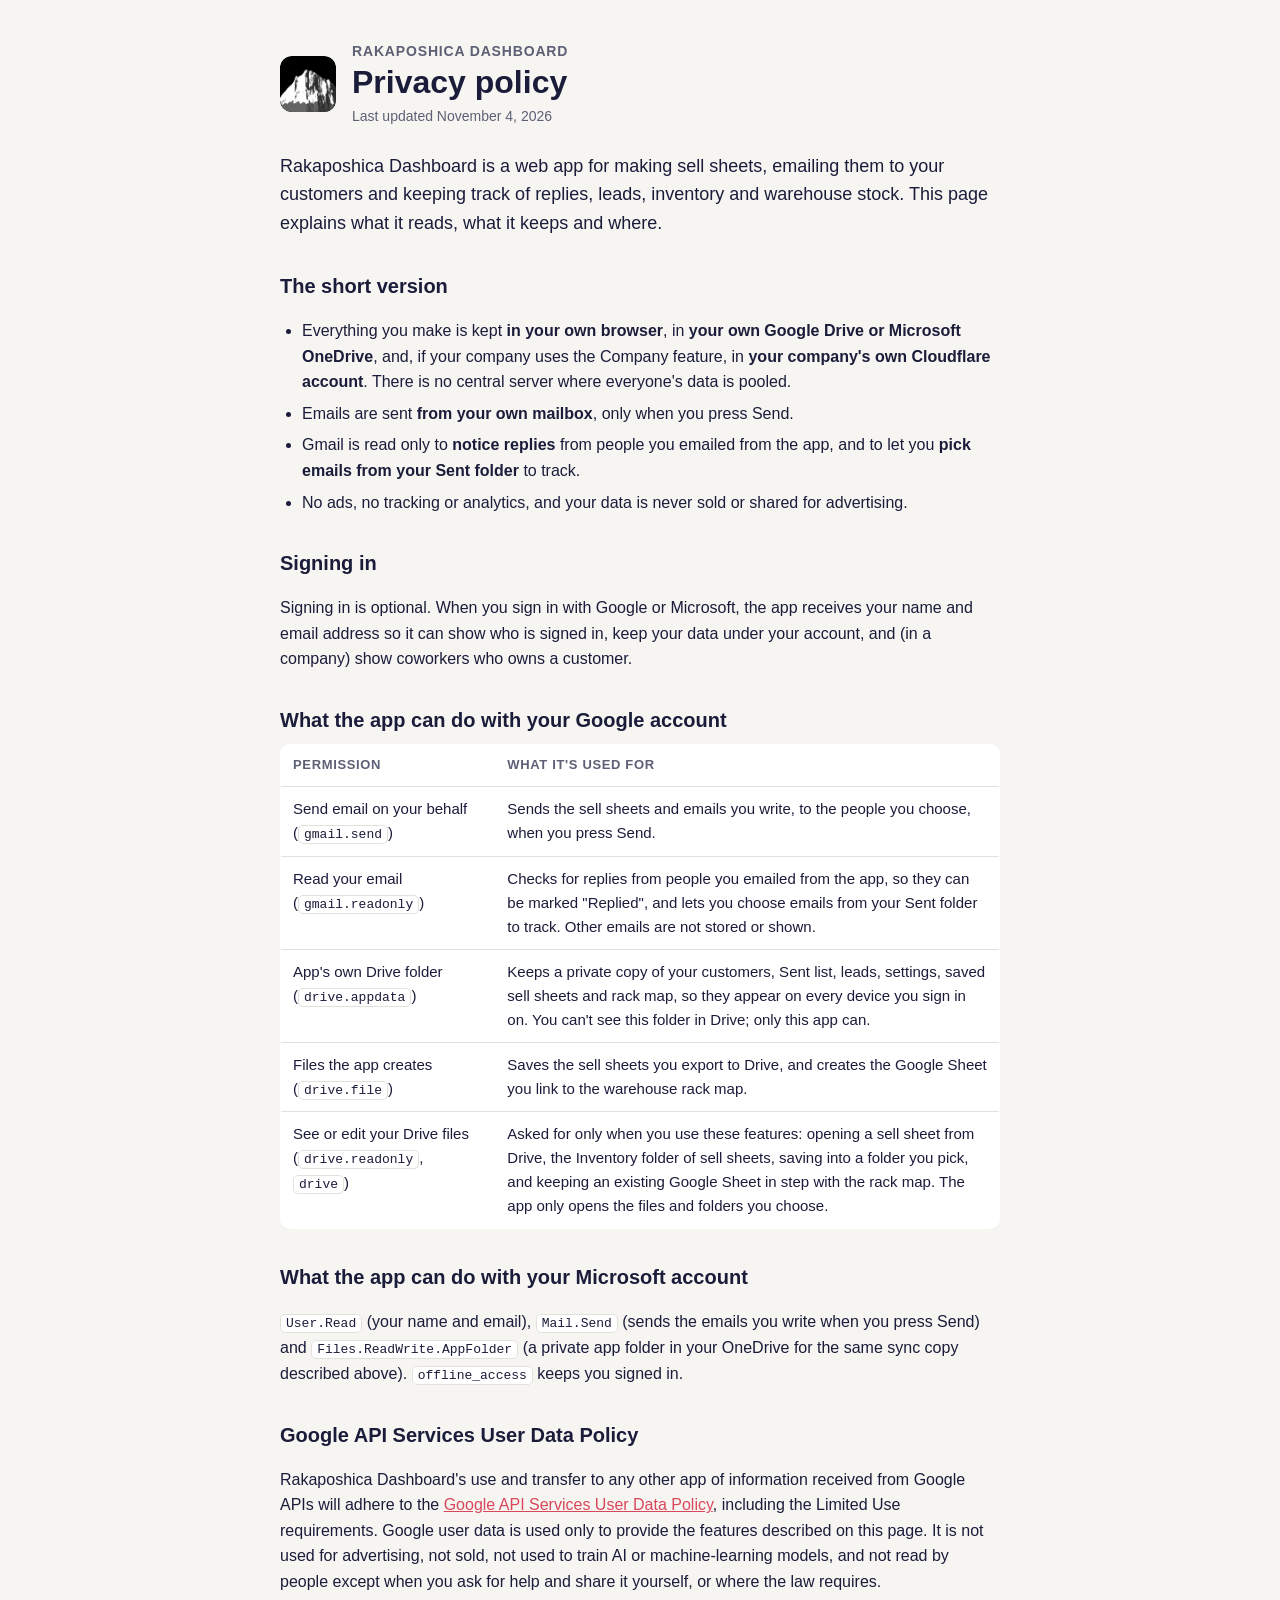
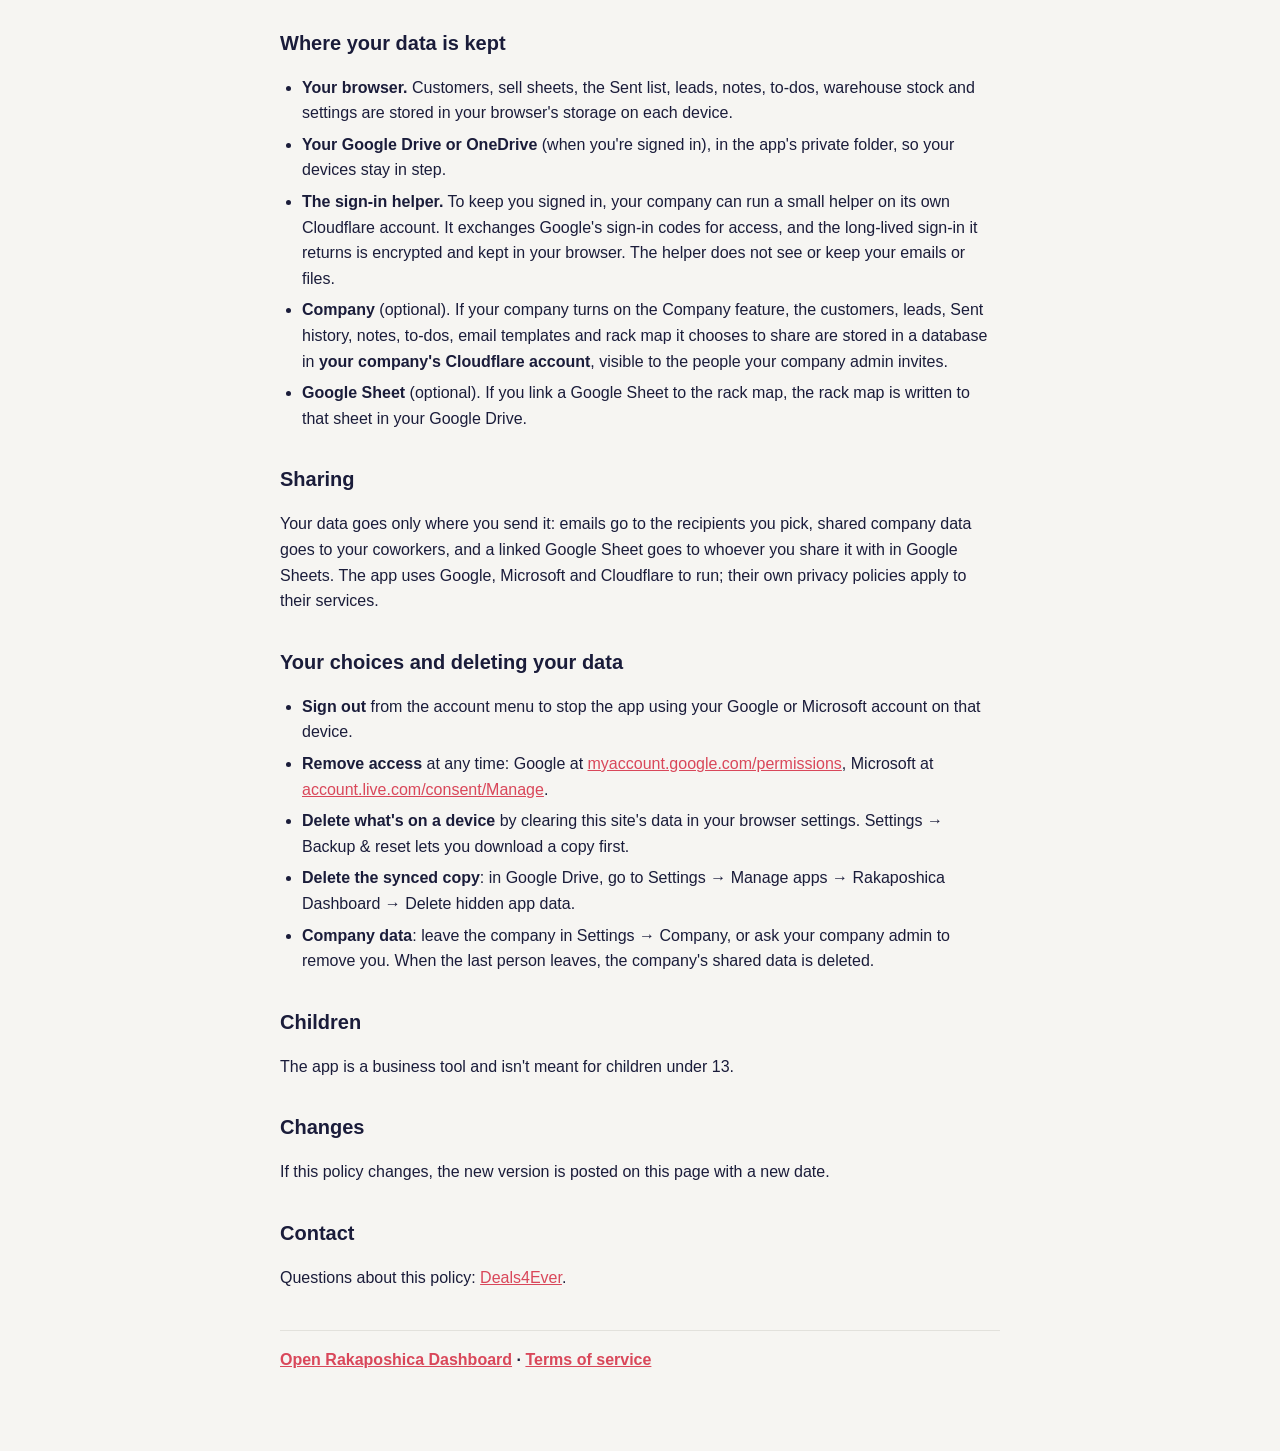
<file: privacy.html>
<!doctype html>
<html lang="en">
<head>
<meta charset="utf-8">
<meta name="viewport" content="width=device-width,initial-scale=1">
<title>Privacy policy · Rakaposhica Dashboard</title>
<meta name="description" content="What Rakaposhica Dashboard does with your Google and Microsoft data.">
<link rel="icon" href="logo/rakaposhica-icon.svg" type="image/svg+xml">
<link rel="stylesheet" href="legal.css">
</head>
<body>
<main>
<header><img src="logo/rakaposhica-icon.svg" alt="" width="56" height="56"><div><p class="app">Rakaposhica Dashboard</p><h1>Privacy policy</h1><p class="when">Last updated November 4, 2026</p></div></header>

<p class="lead">Rakaposhica Dashboard is a web app for making sell sheets, emailing them to your customers and keeping track of replies, leads, inventory and warehouse stock. This page explains what it reads, what it keeps and where.</p>

<h2>The short version</h2>
<ul>
<li>Everything you make is kept <b>in your own browser</b>, in <b>your own Google Drive or Microsoft OneDrive</b>, and, if your company uses the Company feature, in <b>your company's own Cloudflare account</b>. There is no central server where everyone's data is pooled.</li>
<li>Emails are sent <b>from your own mailbox</b>, only when you press Send.</li>
<li>Gmail is read only to <b>notice replies</b> from people you emailed from the app, and to let you <b>pick emails from your Sent folder</b> to track.</li>
<li>No ads, no tracking or analytics, and your data is never sold or shared for advertising.</li>
</ul>

<h2>Signing in</h2>
<p>Signing in is optional. When you sign in with Google or Microsoft, the app receives your name and email address so it can show who is signed in, keep your data under your account, and (in a company) show coworkers who owns a customer.</p>

<h2>What the app can do with your Google account</h2>
<table>
<tr><th>Permission</th><th>What it's used for</th></tr>
<tr><td>Send email on your behalf (<code>gmail.send</code>)</td><td>Sends the sell sheets and emails you write, to the people you choose, when you press Send.</td></tr>
<tr><td>Read your email (<code>gmail.readonly</code>)</td><td>Checks for replies from people you emailed from the app, so they can be marked "Replied", and lets you choose emails from your Sent folder to track. Other emails are not stored or shown.</td></tr>
<tr><td>App's own Drive folder (<code>drive.appdata</code>)</td><td>Keeps a private copy of your customers, Sent list, leads, settings, saved sell sheets and rack map, so they appear on every device you sign in on. You can't see this folder in Drive; only this app can.</td></tr>
<tr><td>Files the app creates (<code>drive.file</code>)</td><td>Saves the sell sheets you export to Drive, and creates the Google Sheet you link to the warehouse rack map.</td></tr>
<tr><td>See or edit your Drive files (<code>drive.readonly</code>, <code>drive</code>)</td><td>Asked for only when you use these features: opening a sell sheet from Drive, the Inventory folder of sell sheets, saving into a folder you pick, and keeping an existing Google Sheet in step with the rack map. The app only opens the files and folders you choose.</td></tr>
</table>

<h2>What the app can do with your Microsoft account</h2>
<p><code>User.Read</code> (your name and email), <code>Mail.Send</code> (sends the emails you write when you press Send) and <code>Files.ReadWrite.AppFolder</code> (a private app folder in your OneDrive for the same sync copy described above). <code>offline_access</code> keeps you signed in.</p>

<h2>Google API Services User Data Policy</h2>
<p>Rakaposhica Dashboard's use and transfer to any other app of information received from Google APIs will adhere to the <a href="https://developers.google.com/terms/api-services-user-data-policy">Google API Services User Data Policy</a>, including the Limited Use requirements. Google user data is used only to provide the features described on this page. It is not used for advertising, not sold, not used to train AI or machine-learning models, and not read by people except when you ask for help and share it yourself, or where the law requires.</p>

<h2>Where your data is kept</h2>
<ul>
<li><b>Your browser.</b> Customers, sell sheets, the Sent list, leads, notes, to-dos, warehouse stock and settings are stored in your browser's storage on each device.</li>
<li><b>Your Google Drive or OneDrive</b> (when you're signed in), in the app's private folder, so your devices stay in step.</li>
<li><b>The sign-in helper.</b> To keep you signed in, your company can run a small helper on its own Cloudflare account. It exchanges Google's sign-in codes for access, and the long-lived sign-in it returns is encrypted and kept in your browser. The helper does not see or keep your emails or files.</li>
<li><b>Company</b> (optional). If your company turns on the Company feature, the customers, leads, Sent history, notes, to-dos, email templates and rack map it chooses to share are stored in a database in <b>your company's Cloudflare account</b>, visible to the people your company admin invites.</li>
<li><b>Google Sheet</b> (optional). If you link a Google Sheet to the rack map, the rack map is written to that sheet in your Google Drive.</li>
</ul>

<h2>Sharing</h2>
<p>Your data goes only where you send it: emails go to the recipients you pick, shared company data goes to your coworkers, and a linked Google Sheet goes to whoever you share it with in Google Sheets. The app uses Google, Microsoft and Cloudflare to run; their own privacy policies apply to their services.</p>

<h2>Your choices and deleting your data</h2>
<ul>
<li><b>Sign out</b> from the account menu to stop the app using your Google or Microsoft account on that device.</li>
<li><b>Remove access</b> at any time: Google at <a href="https://myaccount.google.com/permissions">myaccount.google.com/permissions</a>, Microsoft at <a href="https://account.live.com/consent/Manage">account.live.com/consent/Manage</a>.</li>
<li><b>Delete what's on a device</b> by clearing this site's data in your browser settings. Settings → Backup &amp; reset lets you download a copy first.</li>
<li><b>Delete the synced copy</b>: in Google Drive, go to Settings → Manage apps → Rakaposhica Dashboard → Delete hidden app data.</li>
<li><b>Company data</b>: leave the company in Settings → Company, or ask your company admin to remove you. When the last person leaves, the company's shared data is deleted.</li>
</ul>

<h2>Children</h2>
<p>The app is a business tool and isn't meant for children under 13.</p>

<h2>Changes</h2>
<p>If this policy changes, the new version is posted on this page with a new date.</p>

<h2>Contact</h2>
<p>Questions about this policy: <a href="https://deals4ever.ca">Deals4Ever</a>.</p>

<p class="links"><a href="./">Open Rakaposhica Dashboard</a> · <a href="terms.html">Terms of service</a></p>
</main>
</body>
</html>
</file>
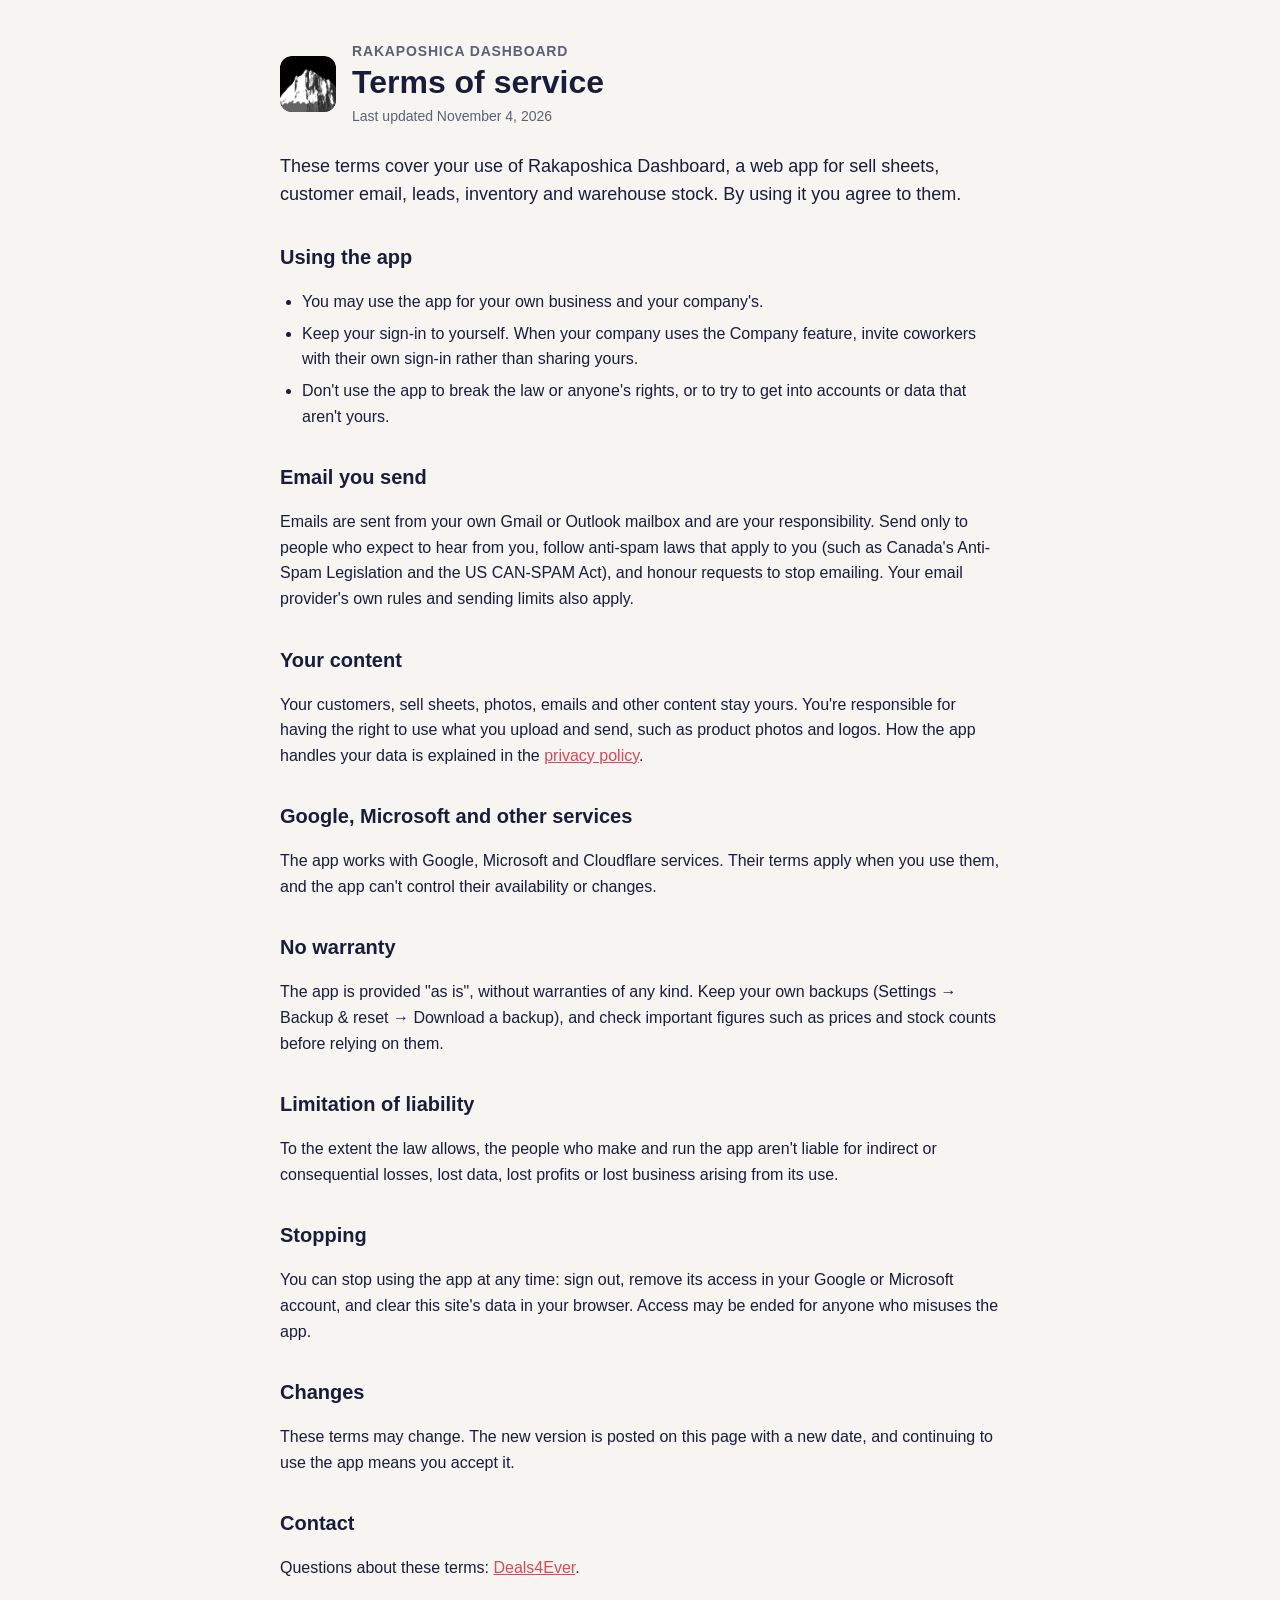
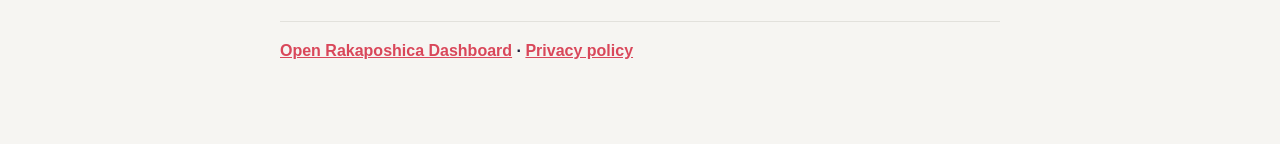
<file: terms.html>
<!doctype html>
<html lang="en">
<head>
<meta charset="utf-8">
<meta name="viewport" content="width=device-width,initial-scale=1">
<title>Terms of service · Rakaposhica Dashboard</title>
<meta name="description" content="The terms for using Rakaposhica Dashboard.">
<link rel="icon" href="logo/rakaposhica-icon.svg" type="image/svg+xml">
<link rel="stylesheet" href="legal.css">
</head>
<body>
<main>
<header><img src="logo/rakaposhica-icon.svg" alt="" width="56" height="56"><div><p class="app">Rakaposhica Dashboard</p><h1>Terms of service</h1><p class="when">Last updated November 4, 2026</p></div></header>

<p class="lead">These terms cover your use of Rakaposhica Dashboard, a web app for sell sheets, customer email, leads, inventory and warehouse stock. By using it you agree to them.</p>

<h2>Using the app</h2>
<ul>
<li>You may use the app for your own business and your company's.</li>
<li>Keep your sign-in to yourself. When your company uses the Company feature, invite coworkers with their own sign-in rather than sharing yours.</li>
<li>Don't use the app to break the law or anyone's rights, or to try to get into accounts or data that aren't yours.</li>
</ul>

<h2>Email you send</h2>
<p>Emails are sent from your own Gmail or Outlook mailbox and are your responsibility. Send only to people who expect to hear from you, follow anti-spam laws that apply to you (such as Canada's Anti-Spam Legislation and the US CAN-SPAM Act), and honour requests to stop emailing. Your email provider's own rules and sending limits also apply.</p>

<h2>Your content</h2>
<p>Your customers, sell sheets, photos, emails and other content stay yours. You're responsible for having the right to use what you upload and send, such as product photos and logos. How the app handles your data is explained in the <a href="privacy.html">privacy policy</a>.</p>

<h2>Google, Microsoft and other services</h2>
<p>The app works with Google, Microsoft and Cloudflare services. Their terms apply when you use them, and the app can't control their availability or changes.</p>

<h2>No warranty</h2>
<p>The app is provided "as is", without warranties of any kind. Keep your own backups (Settings → Backup &amp; reset → Download a backup), and check important figures such as prices and stock counts before relying on them.</p>

<h2>Limitation of liability</h2>
<p>To the extent the law allows, the people who make and run the app aren't liable for indirect or consequential losses, lost data, lost profits or lost business arising from its use.</p>

<h2>Stopping</h2>
<p>You can stop using the app at any time: sign out, remove its access in your Google or Microsoft account, and clear this site's data in your browser. Access may be ended for anyone who misuses the app.</p>

<h2>Changes</h2>
<p>These terms may change. The new version is posted on this page with a new date, and continuing to use the app means you accept it.</p>

<h2>Contact</h2>
<p>Questions about these terms: <a href="https://deals4ever.ca">Deals4Ever</a>.</p>

<p class="links"><a href="./">Open Rakaposhica Dashboard</a> · <a href="privacy.html">Privacy policy</a></p>
</main>
</body>
</html>
</file>
<file: legal.css>
/* the privacy policy and terms pages */
:root{--bg:#f6f5f2;--panel:#fff;--ink:#1a1c3a;--muted:#5d6075;--line:#e2e1dc;--accent:#d9475a;color-scheme:light}
@media (prefers-color-scheme:dark){:root{--bg:#121424;--panel:#1b1e33;--ink:#eceaf6;--muted:#a6a8c0;--line:#2c3050;--accent:#f27a8a;color-scheme:dark}}
*{box-sizing:border-box}
body{margin:0;background:var(--bg);color:var(--ink);font:16px/1.6 -apple-system,BlinkMacSystemFont,"Segoe UI",Roboto,Helvetica,Arial,sans-serif}
main{max-width:760px;margin:0 auto;padding:40px 20px 64px}
header{display:flex;gap:16px;align-items:center;margin-bottom:24px}
header img{border-radius:12px;flex:none}
.app{margin:0;font-weight:700;font-size:14px;letter-spacing:.06em;text-transform:uppercase;color:var(--muted)}
h1{margin:2px 0 0;font-size:32px;line-height:1.15}
.when{margin:4px 0 0;font-size:14px;color:var(--muted)}
.lead{font-size:18px}
h2{font-size:20px;margin:32px 0 8px}
ul{padding-left:22px}li{margin:6px 0}
a{color:var(--accent)}
code{font-size:13px;background:var(--panel);border:1px solid var(--line);border-radius:5px;padding:1px 5px;white-space:nowrap}
table{width:100%;border-collapse:collapse;background:var(--panel);border:1px solid var(--line);border-radius:10px;overflow:hidden;font-size:15px}
th,td{text-align:left;vertical-align:top;padding:10px 12px;border-bottom:1px solid var(--line)}
th{font-size:13px;text-transform:uppercase;letter-spacing:.05em;color:var(--muted)}
tr:last-child td{border-bottom:0}
@media (max-width:560px){table,tbody,tr,th,td{display:block}tr:first-child{display:none}td:first-child{border-bottom:0;padding-bottom:0;font-weight:600}td{padding:8px 12px}}
.links{margin-top:40px;padding-top:16px;border-top:1px solid var(--line);font-weight:600}
</file>
